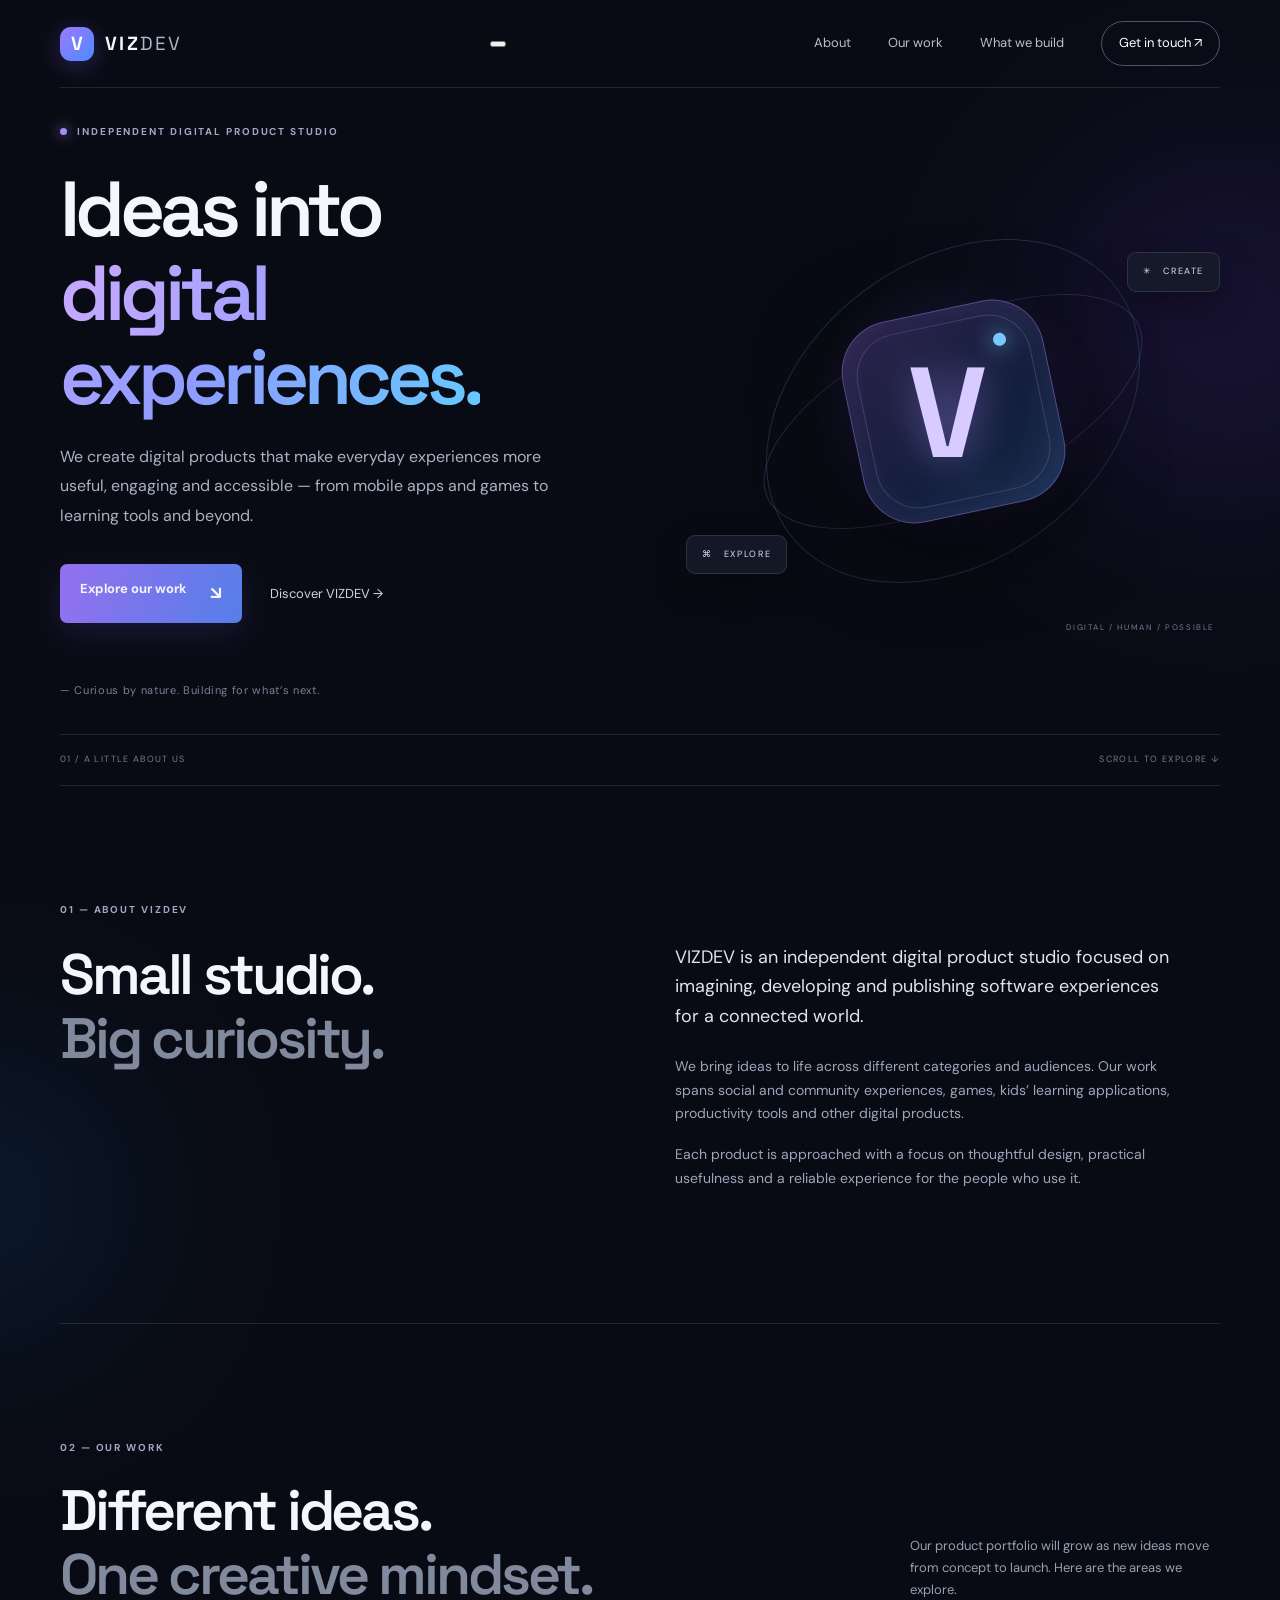
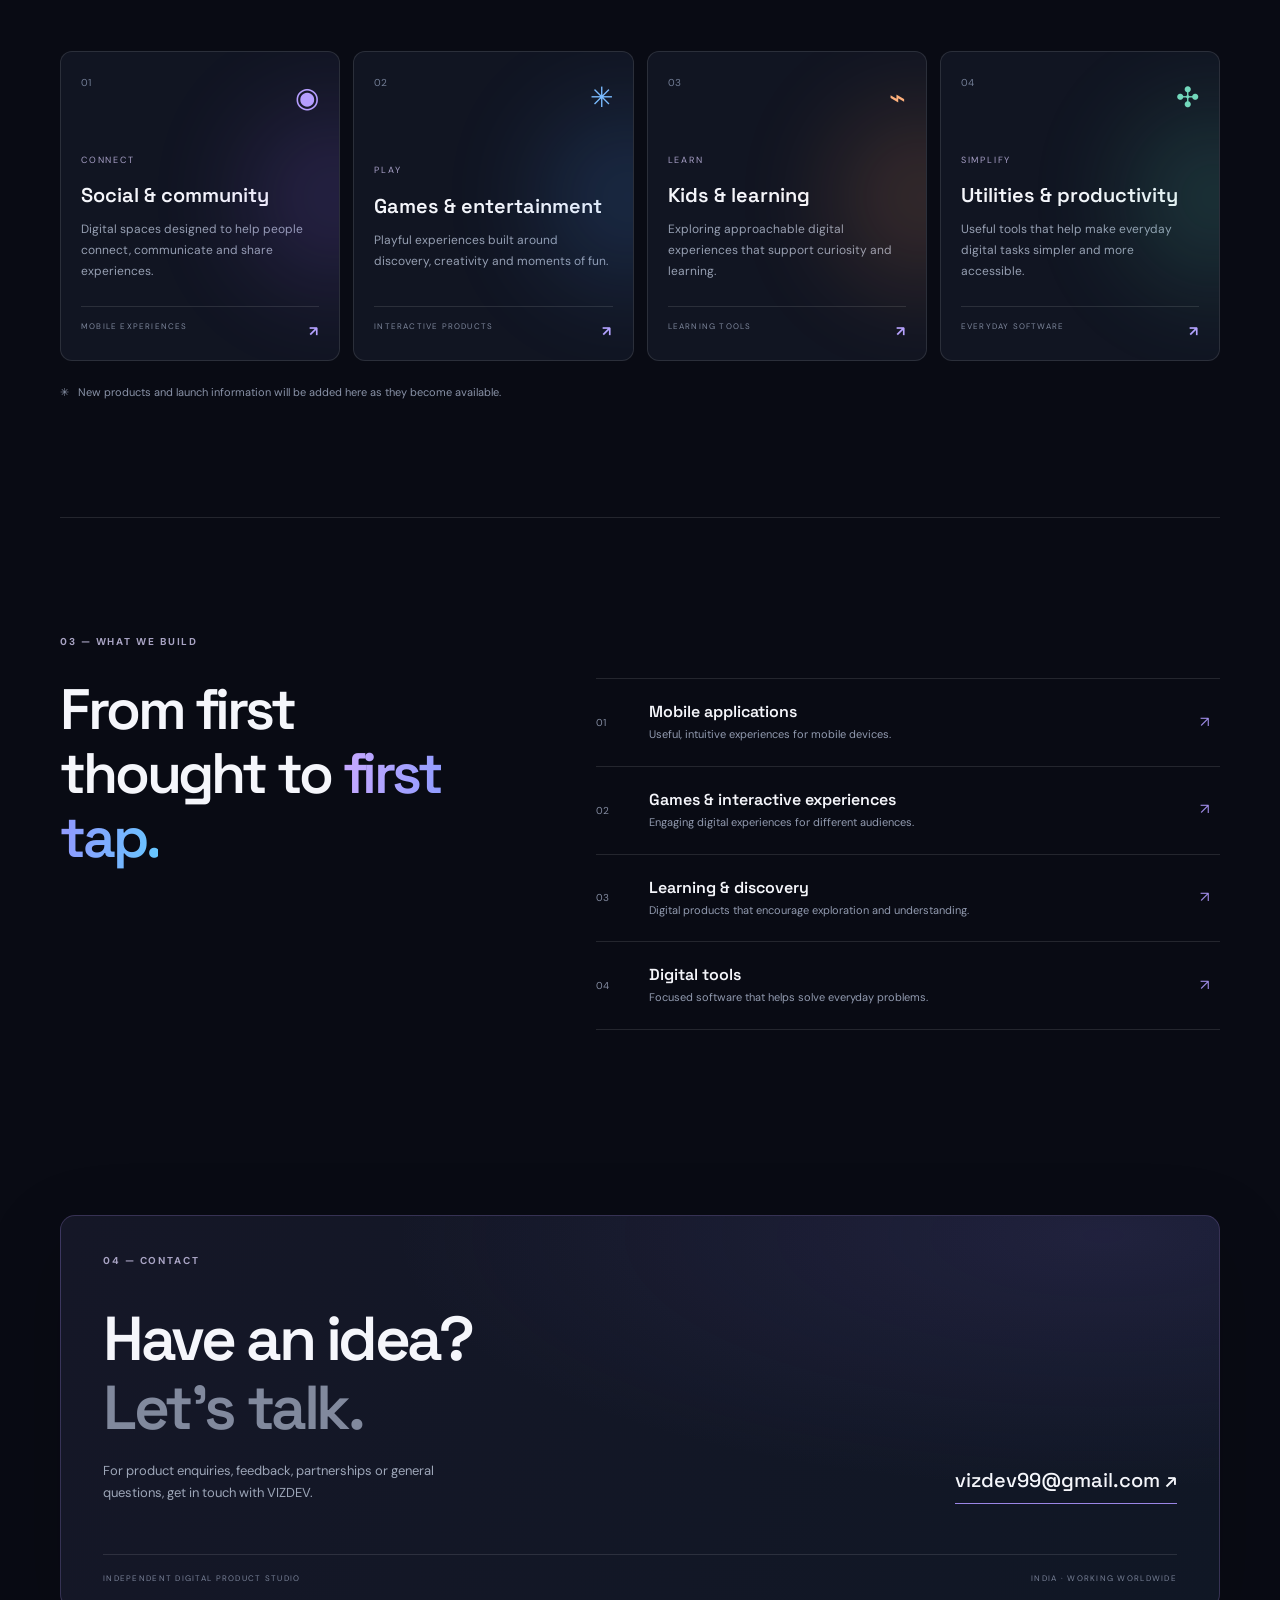
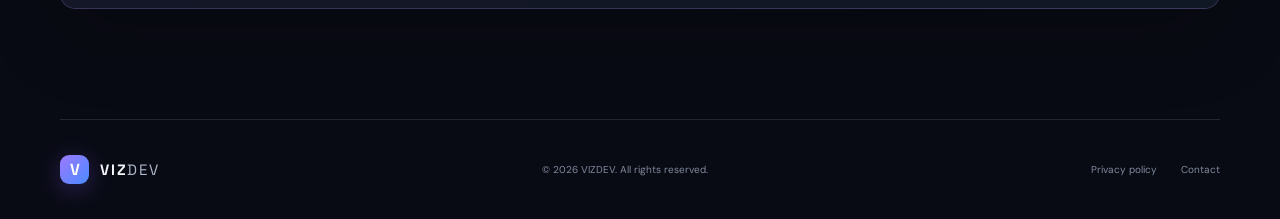
<file: index.html>
<!doctype html>
<html lang="en"><head>
<meta charset="utf-8"><meta name="viewport" content="width=device-width,initial-scale=1">
<meta name="theme-color" content="#090b14"><meta name="description" content="VIZDEV is an independent digital product studio creating mobile applications, games, learning experiences and useful digital tools.">
<meta property="og:title" content="VIZDEV — Ideas into Digital Experiences"><meta property="og:description" content="Independent digital product studio building thoughtful apps, games and digital experiences."><meta property="og:type" content="website">
<title>VIZDEV — Ideas into Digital Experiences</title><link rel="icon" href="assets/favicon.svg" type="image/svg+xml">
<link rel="preconnect" href="https://fonts.googleapis.com"><link rel="preconnect" href="https://fonts.gstatic.com" crossorigin><link href="https://fonts.googleapis.com/css2?family=DM+Sans:wght@400;500;600;700&family=Space+Grotesk:wght@400;500;600;700&display=swap" rel="stylesheet"><link rel="stylesheet" href="styles.css">
</head><body><div class="ambient a1"></div><div class="ambient a2"></div>
<header class="header"><a class="brand" href="#home"><span class="mark">V</span><span>VIZ<span class="light">DEV</span></span></a><button class="menu" aria-label="Open navigation" aria-expanded="false"><i></i><i></i></button><nav class="nav"><a href="#about">About</a><a href="#products">Our work</a><a href="#focus">What we build</a><a class="nav-cta" href="#contact">Get in touch ↗</a></nav></header>
<main><section class="hero wrap" id="home"><div class="hero-copy"><div class="eyebrow"><b></b> INDEPENDENT DIGITAL PRODUCT STUDIO</div><h1>Ideas into<br><span class="gradient">digital experiences.</span></h1><p class="lede">We create digital products that make everyday experiences more useful, engaging and accessible — from mobile apps and games to learning tools and beyond.</p><div class="actions"><a class="button" href="#products">Explore our work <span>↘</span></a><a class="text-link" href="#about">Discover VIZDEV →</a></div><div class="note">— Curious by nature. Building for what’s next.</div></div>
<div class="art"><div class="orbit o1"></div><div class="orbit o2"></div><div class="glow"></div><div class="core"><span>V</span><i></i></div><div class="float top">✳ &nbsp; CREATE</div><div class="float bottom">⌘ &nbsp; EXPLORE</div><div class="art-caption">DIGITAL / HUMAN / POSSIBLE</div></div><div class="hero-foot"><span>01 / A LITTLE ABOUT US</span><span>SCROLL TO EXPLORE ↓</span></div></section>
<section class="wrap intro" id="about"><div class="kicker">01 — ABOUT VIZDEV</div><div class="two"><h2>Small studio.<br><span class="muted">Big curiosity.</span></h2><div class="body"><p class="lead">VIZDEV is an independent digital product studio focused on imagining, developing and publishing software experiences for a connected world.</p><p>We bring ideas to life across different categories and audiences. Our work spans social and community experiences, games, kids’ learning applications, productivity tools and other digital products.</p><p>Each product is approached with a focus on thoughtful design, practical usefulness and a reliable experience for the people who use it.</p></div></div></section>
<section class="wrap products" id="products"><div class="heading"><div><div class="kicker">02 — OUR WORK</div><h2>Different ideas.<br><span class="muted">One creative mindset.</span></h2></div><p>Our product portfolio will grow as new ideas move from concept to launch. Here are the areas we explore.</p></div><div class="cards">
<article class="card purple"><div class="card-top"><small>01</small><span>◉</span></div><div><label>CONNECT</label><h3>Social & community</h3><p>Digital spaces designed to help people connect, communicate and share experiences.</p></div><footer>MOBILE EXPERIENCES <b>↗</b></footer></article>
<article class="card blue"><div class="card-top"><small>02</small><span>✳</span></div><div><label>PLAY</label><h3>Games & entertainment</h3><p>Playful experiences built around discovery, creativity and moments of fun.</p></div><footer>INTERACTIVE PRODUCTS <b>↗</b></footer></article>
<article class="card orange"><div class="card-top"><small>03</small><span>⌁</span></div><div><label>LEARN</label><h3>Kids & learning</h3><p>Exploring approachable digital experiences that support curiosity and learning.</p></div><footer>LEARNING TOOLS <b>↗</b></footer></article>
<article class="card green"><div class="card-top"><small>04</small><span>✣</span></div><div><label>SIMPLIFY</label><h3>Utilities & productivity</h3><p>Useful tools that help make everyday digital tasks simpler and more accessible.</p></div><footer>EVERYDAY SOFTWARE <b>↗</b></footer></article></div><p class="portfolio-note">✳ &nbsp; New products and launch information will be added here as they become available.</p></section>
<section class="wrap focus" id="focus"><div class="kicker">03 — WHAT WE BUILD</div><div class="focus-grid"><h2>From first<br>thought to <span class="gradient">first tap.</span></h2><div class="focus-list">
<div class="focus-row"><small>01</small><div><h3>Mobile applications</h3><p>Useful, intuitive experiences for mobile devices.</p></div><b>↗</b></div><div class="focus-row"><small>02</small><div><h3>Games & interactive experiences</h3><p>Engaging digital experiences for different audiences.</p></div><b>↗</b></div><div class="focus-row"><small>03</small><div><h3>Learning & discovery</h3><p>Digital products that encourage exploration and understanding.</p></div><b>↗</b></div><div class="focus-row"><small>04</small><div><h3>Digital tools</h3><p>Focused software that helps solve everyday problems.</p></div><b>↗</b></div></div></div></section>
<section class="wrap contact" id="contact"><div class="contact-panel"><div class="kicker">04 — CONTACT</div><div class="contact-content"><div><h2>Have an idea?<br><span class="muted">Let’s talk.</span></h2><p>For product enquiries, feedback, partnerships or general questions, get in touch with VIZDEV.</p></div><a class="email" href="mailto:vizdev99@gmail.com">vizdev99@gmail.com ↗</a></div><div class="contact-foot"><span>INDEPENDENT DIGITAL PRODUCT STUDIO</span><span>INDIA · WORKING WORLDWIDE</span></div></div></section></main>
<footer class="wrap footer"><a class="brand" href="#home"><span class="mark">V</span><span>VIZ<span class="light">DEV</span></span></a><span class="copyright">© <span id="year"></span> VIZDEV. All rights reserved.</span><div><a href="privacy.html">Privacy policy</a><a href="mailto:vizdev99@gmail.com">Contact</a></div></footer><script src="script.js"></script></body></html>
</file>
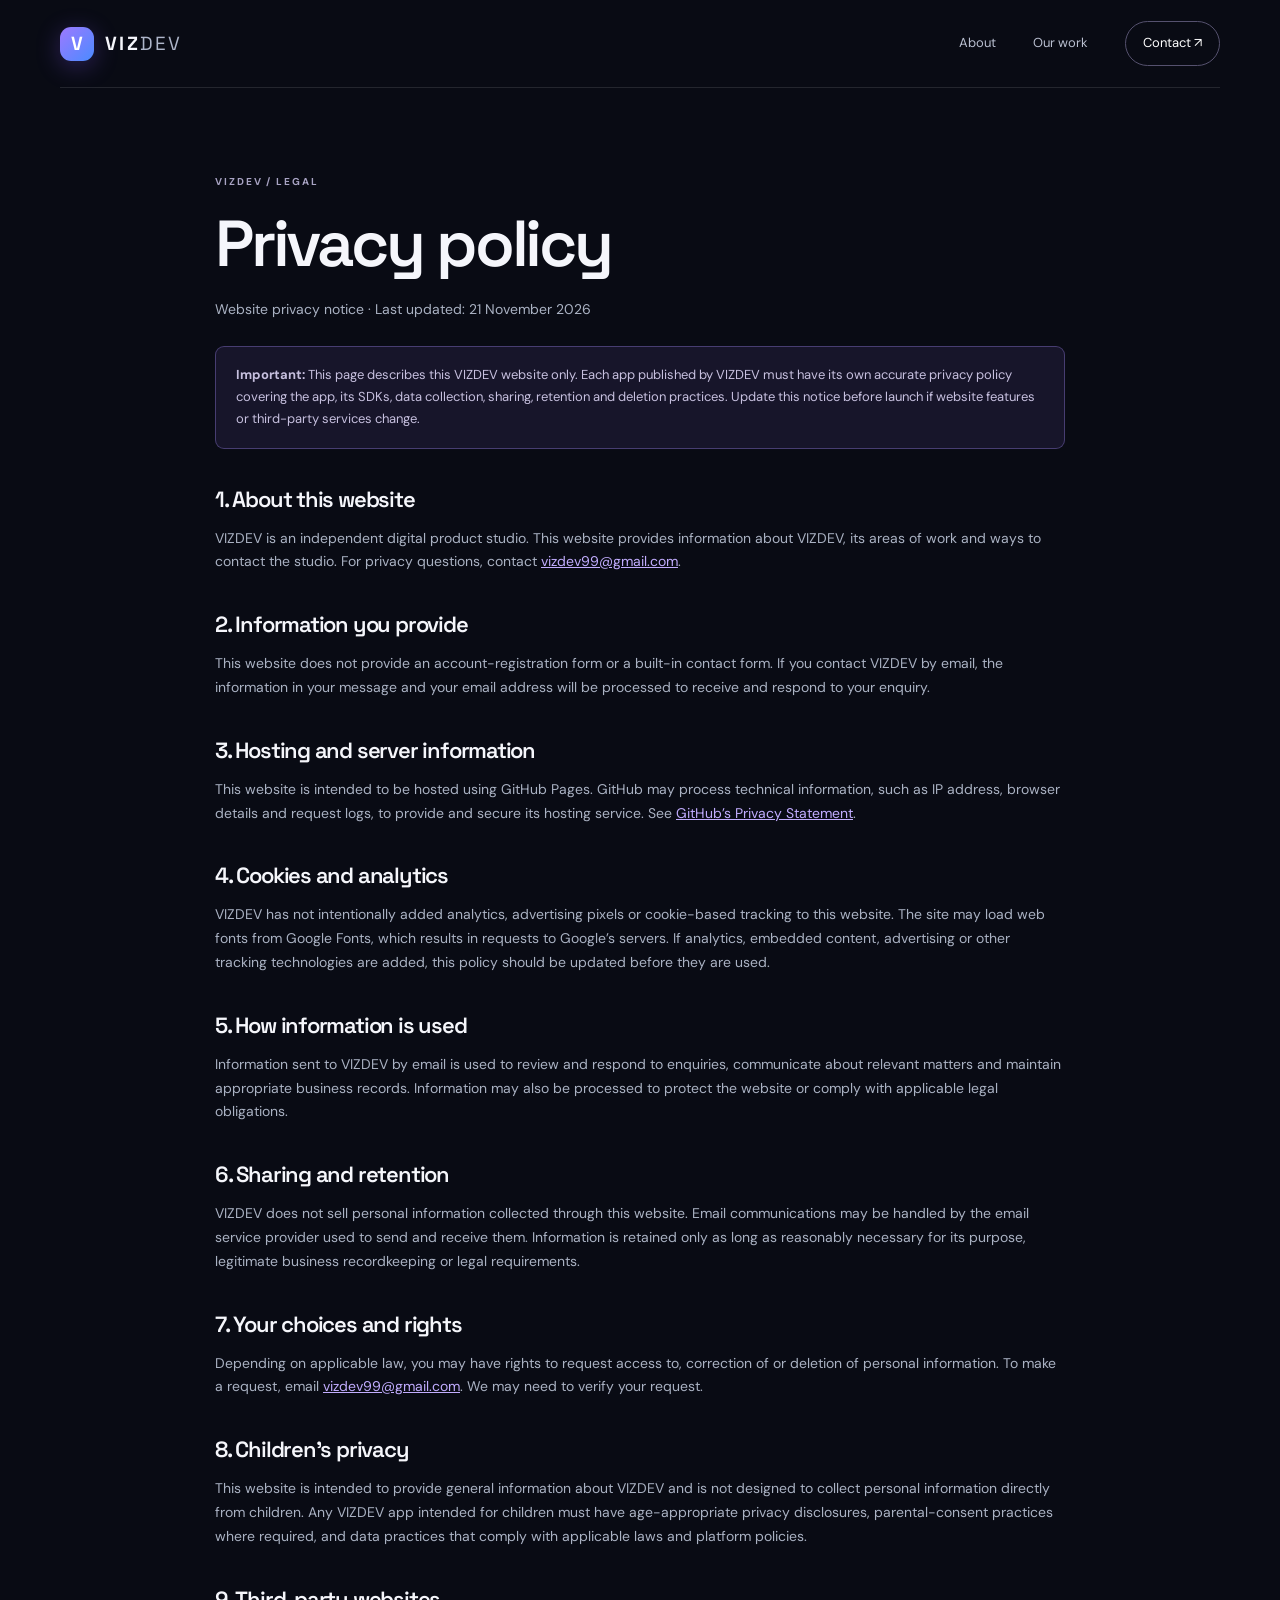
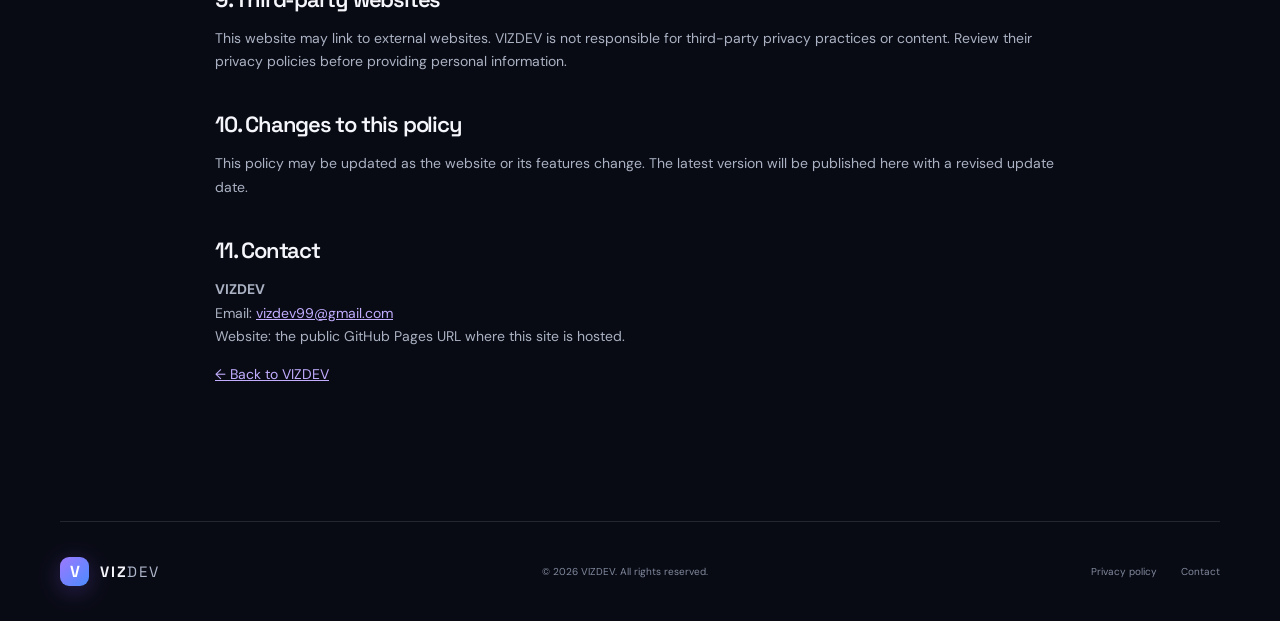
<file: privacy.html>
<!doctype html><html lang="en"><head><meta charset="utf-8"><meta name="viewport" content="width=device-width,initial-scale=1"><meta name="theme-color" content="#090b14"><meta name="description" content="VIZDEV website privacy policy and contact information."><title>Privacy Policy — VIZDEV</title><link rel="icon" href="assets/favicon.svg"><link rel="preconnect" href="https://fonts.googleapis.com"><link rel="preconnect" href="https://fonts.gstatic.com" crossorigin><link href="https://fonts.googleapis.com/css2?family=DM+Sans:wght@400;500;600;700&family=Space+Grotesk:wght@400;500;600;700&display=swap" rel="stylesheet"><link rel="stylesheet" href="styles.css"></head><body><header class="header"><a class="brand" href="index.html"><span class="mark">V</span><span>VIZ<span class="light">DEV</span></span></a><nav class="nav" style="display:flex"><a href="index.html#about">About</a><a href="index.html#products">Our work</a><a class="nav-cta" href="mailto:vizdev99@gmail.com">Contact ↗</a></nav></header><main class="wrap privacy"><div class="kicker">VIZDEV / LEGAL</div><h1>Privacy policy</h1><p>Website privacy notice · Last updated: 21 November 2026</p><div class="notice"><strong>Important:</strong> This page describes this VIZDEV website only. Each app published by VIZDEV must have its own accurate privacy policy covering the app, its SDKs, data collection, sharing, retention and deletion practices. Update this notice before launch if website features or third-party services change.</div><h2>1. About this website</h2><p>VIZDEV is an independent digital product studio. This website provides information about VIZDEV, its areas of work and ways to contact the studio. For privacy questions, contact <a href="mailto:vizdev99@gmail.com">vizdev99@gmail.com</a>.</p><h2>2. Information you provide</h2><p>This website does not provide an account-registration form or a built-in contact form. If you contact VIZDEV by email, the information in your message and your email address will be processed to receive and respond to your enquiry.</p><h2>3. Hosting and server information</h2><p>This website is intended to be hosted using GitHub Pages. GitHub may process technical information, such as IP address, browser details and request logs, to provide and secure its hosting service. See <a href="https://docs.github.com/en/site-policy/privacy-policies/github-privacy-statement" target="_blank" rel="noopener noreferrer">GitHub’s Privacy Statement</a>.</p><h2>4. Cookies and analytics</h2><p>VIZDEV has not intentionally added analytics, advertising pixels or cookie-based tracking to this website. The site may load web fonts from Google Fonts, which results in requests to Google’s servers. If analytics, embedded content, advertising or other tracking technologies are added, this policy should be updated before they are used.</p><h2>5. How information is used</h2><p>Information sent to VIZDEV by email is used to review and respond to enquiries, communicate about relevant matters and maintain appropriate business records. Information may also be processed to protect the website or comply with applicable legal obligations.</p><h2>6. Sharing and retention</h2><p>VIZDEV does not sell personal information collected through this website. Email communications may be handled by the email service provider used to send and receive them. Information is retained only as long as reasonably necessary for its purpose, legitimate business recordkeeping or legal requirements.</p><h2>7. Your choices and rights</h2><p>Depending on applicable law, you may have rights to request access to, correction of or deletion of personal information. To make a request, email <a href="mailto:vizdev99@gmail.com">vizdev99@gmail.com</a>. We may need to verify your request.</p><h2>8. Children’s privacy</h2><p>This website is intended to provide general information about VIZDEV and is not designed to collect personal information directly from children. Any VIZDEV app intended for children must have age-appropriate privacy disclosures, parental-consent practices where required, and data practices that comply with applicable laws and platform policies.</p><h2>9. Third-party websites</h2><p>This website may link to external websites. VIZDEV is not responsible for third-party privacy practices or content. Review their privacy policies before providing personal information.</p><h2>10. Changes to this policy</h2><p>This policy may be updated as the website or its features change. The latest version will be published here with a revised update date.</p><h2>11. Contact</h2><p><strong>VIZDEV</strong><br>Email: <a href="mailto:vizdev99@gmail.com">vizdev99@gmail.com</a><br>Website: the public GitHub Pages URL where this site is hosted.</p><p><a href="index.html">← Back to VIZDEV</a></p></main><footer class="wrap footer"><a class="brand" href="index.html"><span class="mark">V</span><span>VIZ<span class="light">DEV</span></span></a><span class="copyright">© <span id="year"></span> VIZDEV. All rights reserved.</span><div><a href="privacy.html">Privacy policy</a><a href="mailto:vizdev99@gmail.com">Contact</a></div></footer><script src="script.js"></script></body></html>
</file>
<file: styles.css>
:root{--bg:#090b14;--text:#f5f6fb;--muted:#9ba3b8;--line:#ffffff1c;--font:'DM Sans',sans-serif;--display:'Space Grotesk',sans-serif}*{box-sizing:border-box}html{scroll-behavior:smooth;scroll-padding-top:90px}body{margin:0;background:var(--bg);color:var(--text);font:15px/1.7 var(--font);overflow-x:hidden}a{color:inherit;text-decoration:none}.wrap,.header{width:min(1160px,calc(100% - 64px));margin:auto}.ambient{position:absolute;pointer-events:none;filter:blur(100px);opacity:.18;border-radius:50%;z-index:-1}.a1{width:360px;height:360px;background:#6036c9;top:150px;right:-130px}.a2{width:300px;height:300px;background:#1764a7;top:1050px;left:-170px}.header{height:88px;display:flex;align-items:center;justify-content:space-between;border-bottom:1px solid var(--line);position:relative;z-index:5}.brand{display:inline-flex;align-items:center;gap:11px;font:700 19px var(--display);letter-spacing:.12em}.mark{width:34px;height:34px;border-radius:11px;background:linear-gradient(135deg,#9d79ff,#4b8bff);display:grid;place-items:center;color:white;font:700 19px var(--display);letter-spacing:0;box-shadow:0 5px 25px #7752e655}.light{font-weight:400;color:#aeb6ca}.nav{display:flex;align-items:center;gap:37px;color:#b9bfd0;font-size:13px}.nav a:hover,.footer a:hover{color:white}.nav-cta{border:1px solid #55516e;border-radius:30px;padding:10px 17px;color:white}.hero{min-height:650px;display:grid;grid-template-columns:1.08fr .92fr;align-items:center;position:relative;padding:35px 0 85px}.eyebrow,.kicker{font-size:10px;font-weight:700;letter-spacing:.19em;color:#a9a4c4}.eyebrow{display:flex;align-items:center;gap:10px}.eyebrow b{height:7px;width:7px;border-radius:50%;background:#a78bfa;box-shadow:0 0 13px #a78bfa}.hero h1{font:600 clamp(48px,6.3vw,78px)/1.08 var(--display);letter-spacing:-.065em;margin:27px 0 22px}.gradient{background:linear-gradient(100deg,#c4a8ff 5%,#8e9cff 54%,#65c8ff);-webkit-background-clip:text;background-clip:text;color:transparent}.lede{max-width:510px;color:#aab1c3;font-size:16px;line-height:1.85}.actions{display:flex;align-items:center;gap:28px;margin-top:34px}.button{display:inline-flex;gap:23px;padding:14px 20px;border-radius:7px;background:linear-gradient(110deg,#9470ee,#557fe9);box-shadow:0 10px 35px #6550c333;font-weight:700;font-size:13px}.button span{font-size:18px}.text-link{font-size:13px;color:#d0d3df}.note{margin-top:58px;color:#788197;font-size:11px;letter-spacing:.06em}.art{height:470px;position:relative;display:grid;place-items:center}.glow{position:absolute;width:290px;height:290px;border-radius:50%;background:radial-gradient(circle,#7755e94d,transparent 68%)}.core{height:205px;width:205px;border-radius:52px;transform:rotate(-12deg);background:linear-gradient(145deg,#282044,#111d37 60%,#152d4b);border:1px solid #a88cff66;box-shadow:inset 0 0 55px #9e81ff25,0 25px 90px #0009;display:grid;place-items:center;position:relative}.core:before{content:"";position:absolute;inset:13px;border:1px solid #bba6ff35;border-radius:43px}.core span{font:700 128px var(--display);color:#d7cbff;text-shadow:0 0 45px #a88cff99;transform:rotate(12deg);margin-right:12px}.core i{position:absolute;width:13px;height:13px;background:#78c8ff;border-radius:50%;right:35px;top:34px;box-shadow:0 0 22px #78c8ff}.orbit{position:absolute;border:1px solid #9c8be833;border-radius:50%;transform:rotate(-25deg)}.o1{width:410px;height:175px}.o2{width:300px;height:410px;transform:rotate(53deg);border-color:#67b7ff30}.float{position:absolute;background:#171b2bdb;border:1px solid #ffffff1c;padding:11px 15px;border-radius:9px;font-size:9px;letter-spacing:.18em;color:#dce0f0;box-shadow:0 12px 35px #0005}.top{top:76px;right:0}.bottom{bottom:72px;left:0}.art-caption{position:absolute;bottom:12px;right:5px;font-size:8px;letter-spacing:.2em;color:#737b91}.hero-foot{position:absolute;bottom:0;left:0;right:0;border-top:1px solid var(--line);padding:17px 0;display:flex;justify-content:space-between;color:#737c91;font-size:9px;letter-spacing:.15em}.intro,.products,.focus{padding:115px 0;border-top:1px solid var(--line)}.two{display:grid;grid-template-columns:1fr 1fr;gap:70px;margin-top:25px}h2{font:600 clamp(38px,4.5vw,57px)/1.12 var(--display);letter-spacing:-.055em;margin:0}.muted{color:#81899d}.body{max-width:510px}.body p{color:#9ca5b9;margin:0 0 17px;font-size:14px}.body .lead{font-size:18px;color:#e0e3ed;line-height:1.65;margin-bottom:23px}.heading{display:flex;justify-content:space-between;align-items:end;margin-bottom:45px}.heading h2{margin-top:23px}.heading>p{max-width:310px;color:#969fb3;font-size:13px;margin:0 0 5px}.cards{display:grid;grid-template-columns:repeat(4,1fr);gap:13px}.card{min-height:310px;border:1px solid var(--line);border-radius:12px;padding:22px 20px 17px;display:flex;flex-direction:column;justify-content:space-between;position:relative;overflow:hidden;background:#111522}.card:before{content:"";position:absolute;width:170px;height:170px;border-radius:50%;filter:blur(55px);opacity:.18;right:-80px;top:60px}.purple:before{background:#9d69ff}.blue:before{background:#4f9dff}.orange:before{background:#ff9d62}.green:before{background:#57d4b1}.card-top{display:flex;justify-content:space-between}.card-top small{font-size:10px;color:#737e96}.card-top span{font-size:28px;color:#b7a1ff}.blue .card-top span{color:#7dbdff}.orange .card-top span{color:#ffb27e}.green .card-top span{color:#75d9bd}.card label{font-size:9px;letter-spacing:.2em;color:#a9a1c8}.card h3{font:600 20px/1.2 var(--display);margin:12px 0}.card p{font-size:12px;color:#969fb2;line-height:1.75;margin:0}.card footer{display:flex;justify-content:space-between;border-top:1px solid var(--line);padding-top:13px;font-size:8px;letter-spacing:.15em;color:#7e879c}.card footer b{color:#b5a2ff;font-size:14px}.portfolio-note{font-size:11px;color:#8992a7;margin:22px 0 0}.focus-grid{display:grid;grid-template-columns:.85fr 1.15fr;gap:75px;margin-top:28px}.focus-list{border-top:1px solid var(--line)}.focus-row{display:grid;grid-template-columns:38px 1fr 20px;gap:15px;align-items:center;padding:22px 0;border-bottom:1px solid var(--line)}.focus-row small{font-size:10px;color:#858da2}.focus-row h3{font:600 16px var(--display);margin:0 0 3px}.focus-row p{font-size:11px;color:#929bb0;margin:0}.focus-row>b{font-weight:400;color:#9e8be5}.contact{padding:70px 0 110px}.contact-panel{border:1px solid #6c5a9a66;border-radius:15px;padding:36px 42px 22px;background:radial-gradient(ellipse at 90% 5%,#5c4b9c33,transparent 48%),linear-gradient(120deg,#151727,#101725);box-shadow:0 25px 80px #0003}.contact-content{display:flex;justify-content:space-between;align-items:end;gap:30px;padding:35px 0 50px}.contact h2{font-size:clamp(42px,5vw,62px)}.contact-content p{max-width:390px;color:#9da6b8;font-size:13px;margin:17px 0 0}.email{font:500 clamp(15px,2vw,20px) var(--display);border-bottom:1px solid #9b86e6;padding-bottom:10px;white-space:nowrap}.contact-foot{border-top:1px solid var(--line);padding-top:17px;display:flex;justify-content:space-between;color:#788197;font-size:8px;letter-spacing:.16em}.footer{min-height:100px;border-top:1px solid var(--line);display:flex;align-items:center;justify-content:space-between;gap:20px}.footer .brand{font-size:15px}.footer .mark{height:29px;width:29px;border-radius:9px;font-size:16px}.copyright,.footer>div{font-size:10px;color:#818a9e}.footer>div{display:flex;gap:24px}.privacy{padding:85px 0 120px;max-width:850px}.privacy h1{font:600 clamp(42px,6vw,65px)/1.1 var(--display);letter-spacing:-.05em;margin:18px 0}.privacy h2{font:600 22px var(--display);margin:36px 0 10px}.privacy p,.privacy li{color:#aab2c3;font-size:14px}.privacy a{color:#c2adff;text-decoration:underline}.notice{border:1px solid #a88cff55;background:#17152a;padding:17px 20px;border-radius:9px;color:#c7c0df;font-size:13px;margin:25px 0}
@media(max-width:900px){.cards{grid-template-columns:repeat(2,1fr)}.hero{min-height:590px}.art{transform:scale(.85)}.two,.focus-grid{gap:35px}}
@media(max-width:680px){.wrap,.header{width:min(100% - 40px,540px)}.header{height:72px}.menu{display:flex;flex-direction:column;gap:5px;padding:9px;background:none;border:0}.menu i{height:2px;width:22px;background:#e9eaf1}.nav{display:none;position:absolute;top:71px;left:-20px;right:-20px;padding:22px 25px;background:#111522;border-bottom:1px solid var(--line);flex-direction:column;align-items:stretch;gap:18px}.nav.open{display:flex}.nav-cta{align-self:flex-start}.hero{display:flex;flex-direction:column;align-items:flex-start;padding:75px 0;min-height:auto}.hero h1{font-size:clamp(47px,12vw,65px)}.lede{font-size:14px}.actions{gap:18px;flex-wrap:wrap}.note{margin-top:35px}.art{width:100%;height:330px;transform:scale(.82);margin:0 0 -10px}.core{height:170px;width:170px;border-radius:42px}.core span{font-size:105px}.o1{width:340px}.o2{height:330px}.top{right:0;top:25px}.bottom{left:0;bottom:32px}.hero-foot{font-size:8px}.intro,.products,.focus{padding:80px 0}.two,.focus-grid{grid-template-columns:1fr;gap:25px}h2{font-size:43px}.heading{display:block}.heading>p{margin-top:22px}.cards{grid-template-columns:1fr 1fr;gap:9px}.card{min-height:285px;padding:17px 14px 14px}.card h3{font-size:17px}.card p{font-size:11px}.card footer{font-size:7px}.focus-grid{margin-top:24px}.contact{padding:35px 0 75px}.contact-panel{padding:27px 22px 19px}.contact-content{display:block;padding:30px 0 35px}.email{display:inline-block;margin-top:30px;font-size:17px}.contact-foot{gap:15px;font-size:7px}.footer{padding:22px 0;flex-wrap:wrap}.copyright{order:3;width:100%}.footer>div{gap:16px}}
@media(max-width:390px){.cards{grid-template-columns:1fr}.card{min-height:250px}.actions{align-items:flex-start;flex-direction:column}.contact-foot{flex-direction:column}}
</file>
